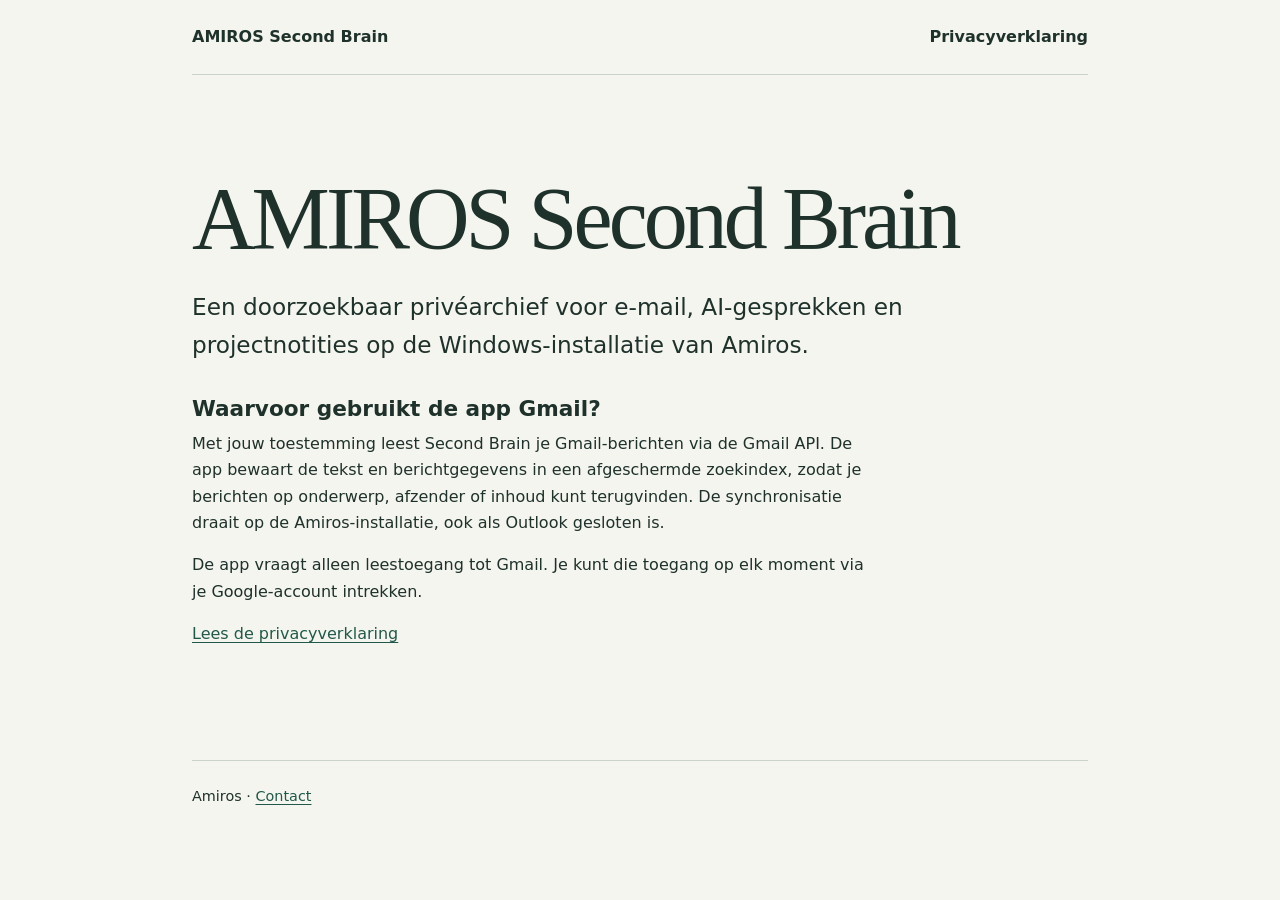
<file: docs/index.html>
<!doctype html>
<html lang="nl">
<head>
  <meta charset="utf-8">
  <meta name="viewport" content="width=device-width, initial-scale=1">
  <meta name="description" content="Privéarchief voor e-mail, AI-gesprekken en projectnotities.">
  <title>AMIROS Second Brain</title>
  <link rel="stylesheet" href="style.css">
</head>
<body>
  <header>
    <a href="./">AMIROS Second Brain</a>
    <nav aria-label="Hoofdnavigatie"><a href="privacy.html">Privacyverklaring</a></nav>
  </header>
  <main>
    <h1>AMIROS Second Brain</h1>
    <p class="intro">Een doorzoekbaar privéarchief voor e-mail, AI-gesprekken en projectnotities op de Windows-installatie van Amiros.</p>
    <section>
      <h2>Waarvoor gebruikt de app Gmail?</h2>
      <p>Met jouw toestemming leest Second Brain je Gmail-berichten via de Gmail API. De app bewaart de tekst en berichtgegevens in een afgeschermde zoekindex, zodat je berichten op onderwerp, afzender of inhoud kunt terugvinden. De synchronisatie draait op de Amiros-installatie, ook als Outlook gesloten is.</p>
      <p>De app vraagt alleen leestoegang tot Gmail. Je kunt die toegang op elk moment via je Google-account intrekken.</p>
      <p><a href="privacy.html">Lees de privacyverklaring</a></p>
    </section>
  </main>
  <footer>Amiros · <a href="mailto:info@amiros.be">Contact</a></footer>
</body>
</html>
</file>
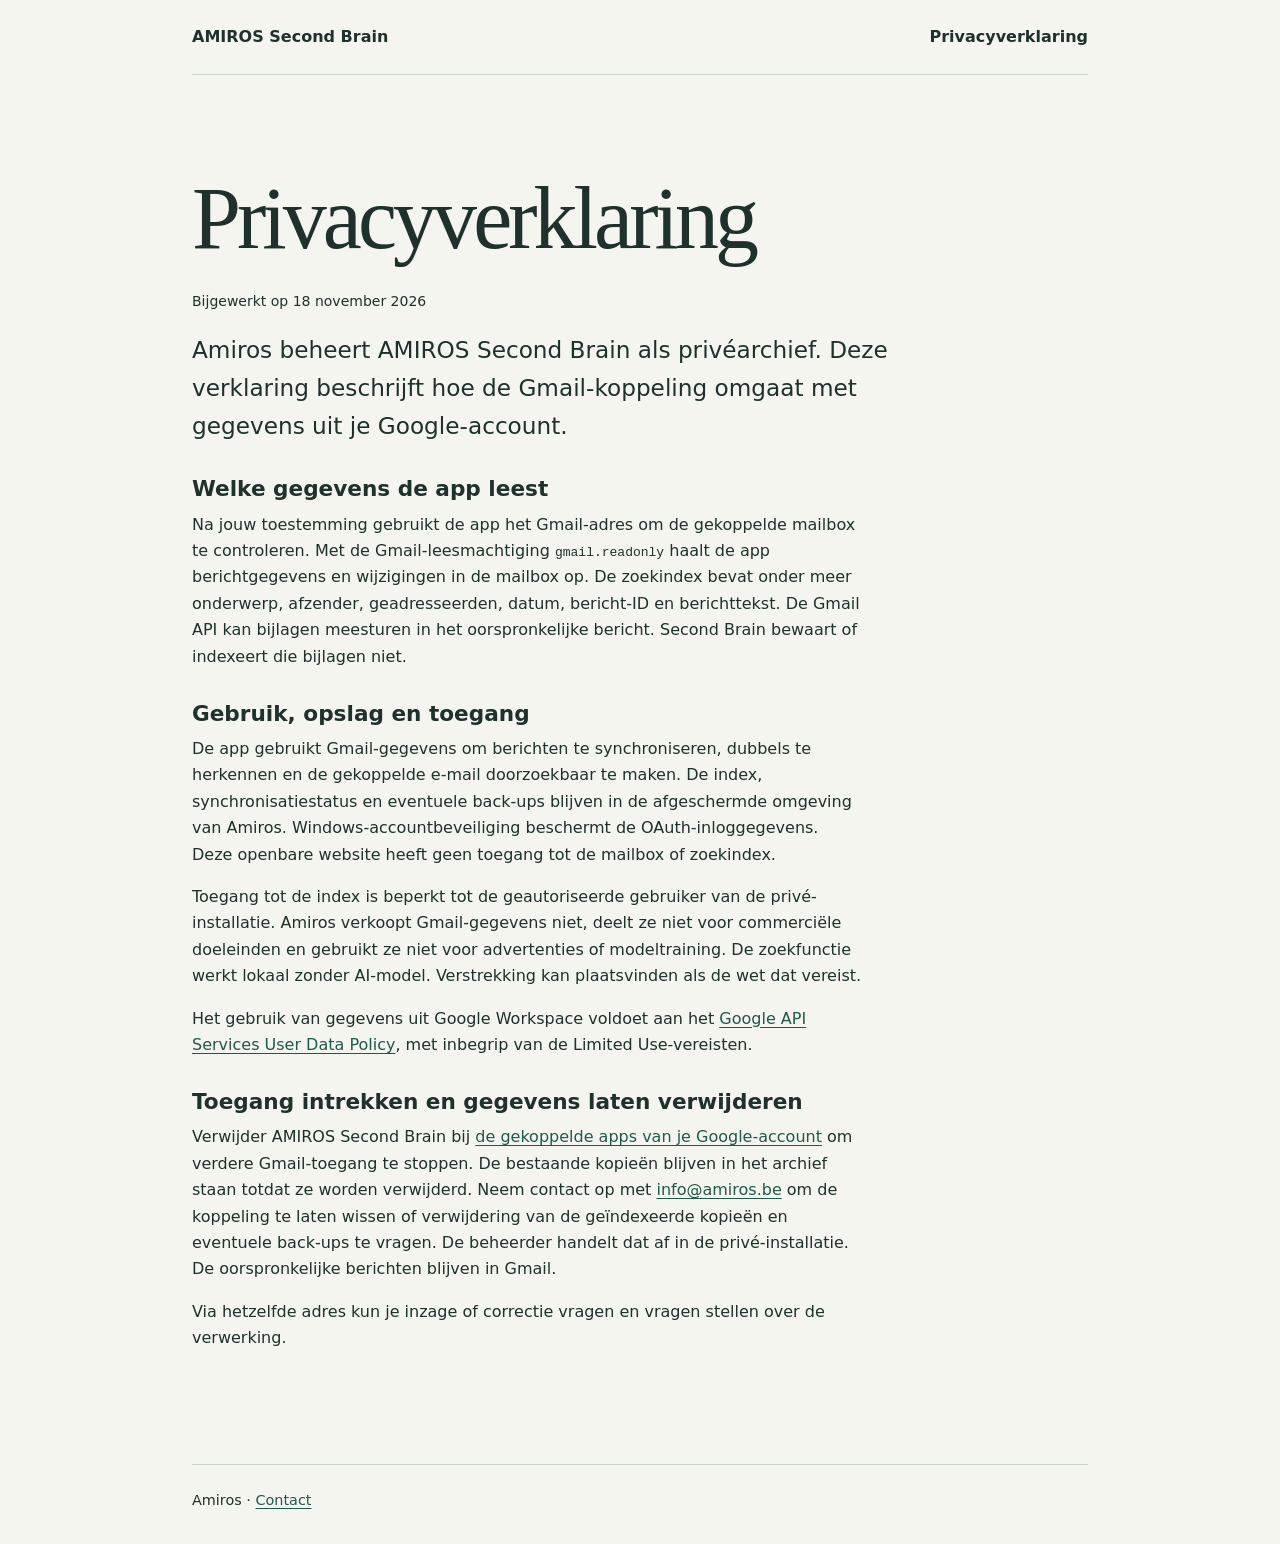
<file: docs/privacy.html>
<!doctype html>
<html lang="nl">
<head>
  <meta charset="utf-8">
  <meta name="viewport" content="width=device-width, initial-scale=1">
  <meta name="description" content="Hoe AMIROS Second Brain Gmail-gegevens leest, gebruikt, bewaart en verwijdert.">
  <title>Privacyverklaring | AMIROS Second Brain</title>
  <link rel="stylesheet" href="style.css">
</head>
<body>
  <header>
    <a href="./">AMIROS Second Brain</a>
    <nav aria-label="Hoofdnavigatie"><a href="privacy.html">Privacyverklaring</a></nav>
  </header>
  <main>
    <h1>Privacyverklaring</h1>
    <p><small>Bijgewerkt op <time datetime="2026-11-18">18 november 2026</time></small></p>
    <p class="intro">Amiros beheert AMIROS Second Brain als privéarchief. Deze verklaring beschrijft hoe de Gmail-koppeling omgaat met gegevens uit je Google-account.</p>
    <section>
      <h2>Welke gegevens de app leest</h2>
      <p>Na jouw toestemming gebruikt de app het Gmail-adres om de gekoppelde mailbox te controleren. Met de Gmail-leesmachtiging <code>gmail.readonly</code> haalt de app berichtgegevens en wijzigingen in de mailbox op. De zoekindex bevat onder meer onderwerp, afzender, geadresseerden, datum, bericht-ID en berichttekst. De Gmail API kan bijlagen meesturen in het oorspronkelijke bericht. Second Brain bewaart of indexeert die bijlagen niet.</p>
    </section>
    <section>
      <h2>Gebruik, opslag en toegang</h2>
      <p>De app gebruikt Gmail-gegevens om berichten te synchroniseren, dubbels te herkennen en de gekoppelde e-mail doorzoekbaar te maken. De index, synchronisatiestatus en eventuele back-ups blijven in de afgeschermde omgeving van Amiros. Windows-accountbeveiliging beschermt de OAuth-inloggegevens. Deze openbare website heeft geen toegang tot de mailbox of zoekindex.</p>
      <p>Toegang tot de index is beperkt tot de geautoriseerde gebruiker van de privé-installatie. Amiros verkoopt Gmail-gegevens niet, deelt ze niet voor commerciële doeleinden en gebruikt ze niet voor advertenties of modeltraining. De zoekfunctie werkt lokaal zonder AI-model. Verstrekking kan plaatsvinden als de wet dat vereist.</p>
      <p>Het gebruik van gegevens uit Google Workspace voldoet aan het <a href="https://developers.google.com/terms/api-services-user-data-policy">Google API Services User Data Policy</a>, met inbegrip van de Limited Use-vereisten.</p>
    </section>
    <section>
      <h2>Toegang intrekken en gegevens laten verwijderen</h2>
      <p>Verwijder AMIROS Second Brain bij <a href="https://myaccount.google.com/connections">de gekoppelde apps van je Google-account</a> om verdere Gmail-toegang te stoppen. De bestaande kopieën blijven in het archief staan totdat ze worden verwijderd. Neem contact op met <a href="mailto:info@amiros.be">info@amiros.be</a> om de koppeling te laten wissen of verwijdering van de geïndexeerde kopieën en eventuele back-ups te vragen. De beheerder handelt dat af in de privé-installatie. De oorspronkelijke berichten blijven in Gmail.</p>
      <p>Via hetzelfde adres kun je inzage of correctie vragen en vragen stellen over de verwerking.</p>
    </section>
  </main>
  <footer>Amiros · <a href="mailto:info@amiros.be">Contact</a></footer>
</body>
</html>
</file>
<file: docs/style.css>
:root{color-scheme:light;font-family:system-ui,sans-serif;background:#f5f5ef;color:#1e312b;line-height:1.65}
*{box-sizing:border-box}
body{margin:0}
header,main,footer{width:min(100% - 3rem,56rem);margin-inline:auto}
header{display:flex;flex-wrap:wrap;justify-content:space-between;gap:.75rem 2rem;padding-block:1.5rem;border-bottom:1px solid #cbd4c8}
header a{color:inherit;font-weight:650;text-decoration:none}
header a:hover{text-decoration:underline}
main{padding-block:clamp(2.5rem,8vw,6rem)}
h1,h2{line-height:1.1}
h1{font-family:Georgia,serif;font-size:clamp(2.75rem,8vw,5.5rem);font-weight:400;letter-spacing:-.045em;margin:0 0 1.25rem;overflow-wrap:anywhere}
h2{font-size:1.35rem;margin:2rem 0 .5rem}
p{max-width:66ch;margin:.65rem 0 1rem}
.intro{font-size:clamp(1.15rem,3vw,1.45rem);max-width:52ch}
section{margin-top:2rem}
a{color:#20594a;text-underline-offset:.2em}
a:focus-visible{outline:2px solid currentColor;outline-offset:4px}
footer{border-top:1px solid #cbd4c8;padding-block:1.5rem 2rem;font-size:.9rem}
small{font-size:.875rem}
</file>
